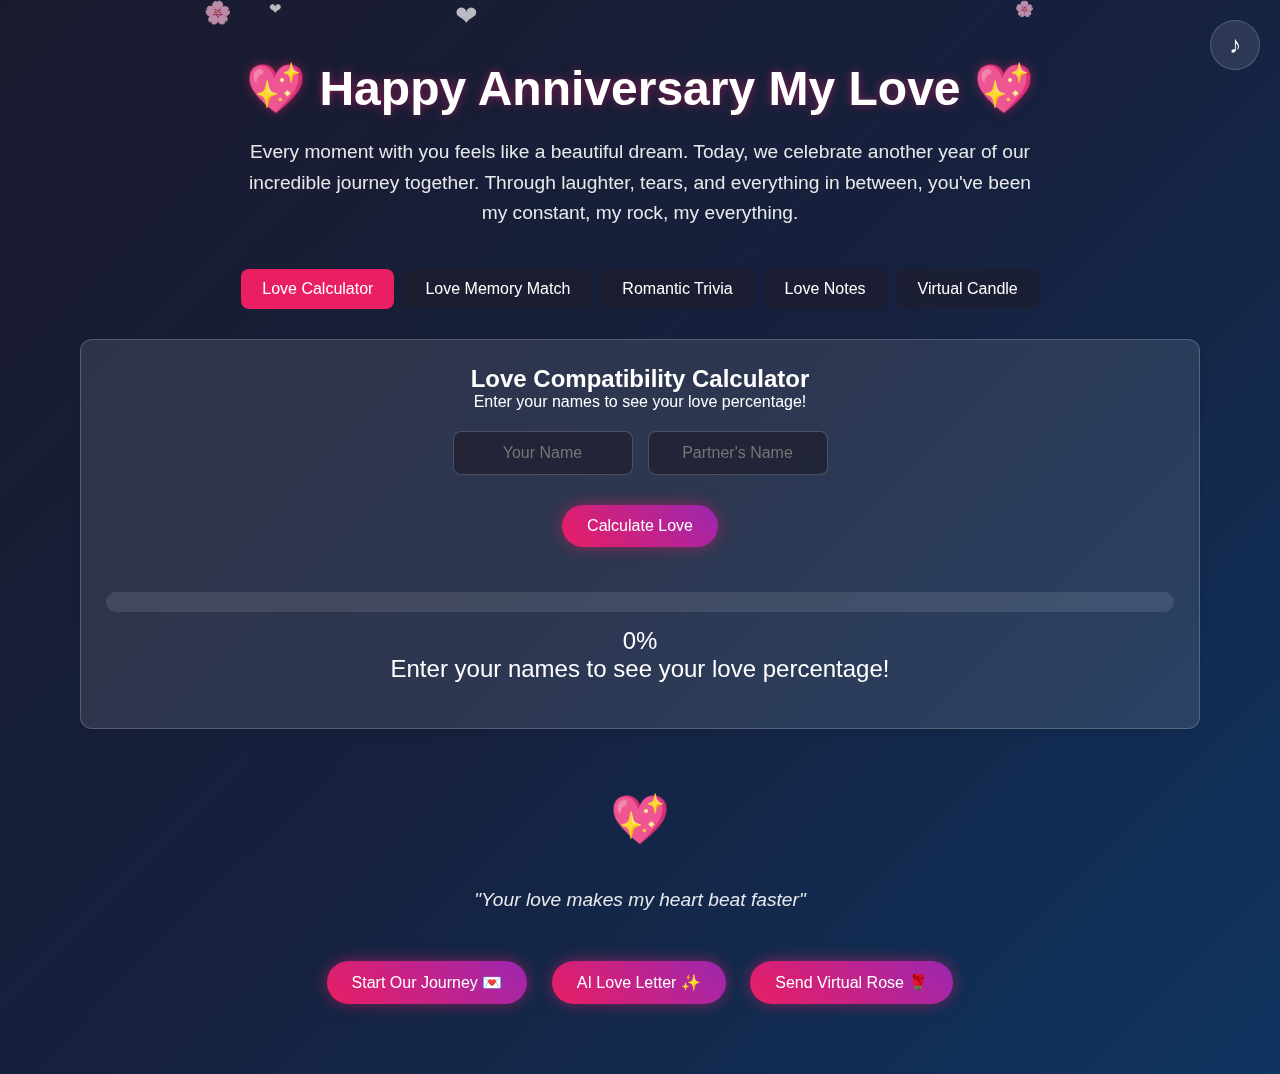
<file: index.html>
<!DOCTYPE html>
<html lang="en">
  <head>
    <meta charset="UTF-8" />
    <meta name="viewport" content="width=device-width, initial-scale=1.0" />
    <title>Our Anniversary - Enhanced</title>
    <style>
      :root {
        --primary-pink: #e91e63;
        --primary-purple: #9c27b0;
        --card-bg: rgba(255, 255, 255, 0.1);
        --card-border: rgba(255, 255, 255, 0.2);
        --light-text: #ffffff;
        --muted-text: rgba(255, 255, 255, 0.7);
        --shadow-subtle: 0 4px 6px rgba(0, 0, 0, 0.1);
        --shadow-elevated: 0 10px 20px rgba(0, 0, 0, 0.2);
        --transition: all 0.3s ease;
      }

      * {
        margin: 0;
        padding: 0;
        box-sizing: border-box;
        font-family: "Arial", sans-serif;
      }

      body {
        background: linear-gradient(135deg, #1a1a2e, #16213e, #0f3460);
        color: white;
        min-height: 100vh;
        overflow-x: hidden;
        position: relative;
      }

      #hearts-container,
      #petals-container {
        position: fixed;
        top: 0;
        left: 0;
        width: 100%;
        height: 100%;
        pointer-events: none;
        z-index: -1;
      }

      .heart,
      .petal {
        position: absolute;
        opacity: 0.7;
      }

      .container {
        max-width: 1200px;
        margin: 0 auto;
        padding: 20px;
      }

      .content {
        text-align: center;
        padding: 40px 20px;
      }

      h1 {
        font-size: 3rem;
        margin-bottom: 20px;
        text-shadow: 0 0 10px rgba(233, 30, 99, 0.5);
        animation: pulse 2s infinite;
      }

      @keyframes pulse {
        0% {
          transform: scale(1);
        }
        50% {
          transform: scale(1.05);
        }
        100% {
          transform: scale(1);
        }
      }

      .intro-text {
        font-size: 1.2rem;
        max-width: 800px;
        margin: 0 auto 40px;
        line-height: 1.6;
        opacity: 0.9;
      }

      .btn {
        padding: 12px 25px;
        background: linear-gradient(
          45deg,
          var(--primary-pink),
          var(--primary-purple)
        );
        border: none;
        border-radius: 50px;
        color: white;
        font-size: 1rem;
        cursor: pointer;
        transition: var(--transition);
        margin: 10px;
        text-decoration: none;
        display: inline-block;
      }

      .btn:hover {
        transform: translateY(-3px);
        box-shadow: 0 5px 15px rgba(233, 30, 99, 0.4);
      }

      .glow-btn {
        box-shadow: 0 0 15px rgba(233, 30, 99, 0.5);
      }

      .feature-buttons {
        margin-top: 40px;
      }

      /* Heartbeat Visualization */
      #heartbeat-container {
        margin: 40px auto;
        text-align: center;
      }

      .heartbeat-visual {
        position: relative;
        width: 100px;
        height: 100px;
        margin: 0 auto 20px;
      }

      .pulse-ring {
        position: absolute;
        top: 0;
        left: 0;
        width: 100%;
        height: 100%;
        border: 2px solid var(--primary-pink);
        border-radius: 50%;
        animation: pulse-ring 2s infinite;
        opacity: 0;
      }

      .pulse-ring:nth-child(2) {
        animation-delay: 0.5s;
      }

      .pulse-ring:nth-child(3) {
        animation-delay: 1s;
      }

      @keyframes pulse-ring {
        0% {
          transform: scale(0.8);
          opacity: 1;
        }
        100% {
          transform: scale(1.5);
          opacity: 0;
        }
      }

      .heart-icon {
        font-size: 3rem;
        position: absolute;
        top: 50%;
        left: 50%;
        transform: translate(-50%, -50%);
        animation: heartbeat 1.5s infinite;
      }

      @keyframes heartbeat {
        0% {
          transform: translate(-50%, -50%) scale(1);
        }
        50% {
          transform: translate(-50%, -50%) scale(1.1);
        }
        100% {
          transform: translate(-50%, -50%) scale(1);
        }
      }

      .quote-text {
        font-style: italic;
        font-size: 1.2rem;
        margin-top: 10px;
        opacity: 0.9;
      }

      /* Music Controls */
      #music-controls {
        position: fixed;
        top: 20px;
        right: 20px;
        z-index: 100;
      }

      #music-toggle {
        width: 50px;
        height: 50px;
        border-radius: 50%;
        background: var(--card-bg);
        border: 1px solid var(--card-border);
        color: white;
        font-size: 1.5rem;
        cursor: pointer;
        transition: var(--transition);
      }

      #music-toggle:hover {
        background: rgba(255, 255, 255, 0.2);
      }

      /* Confetti Canvas */
      #confetti-canvas {
        position: fixed;
        top: 0;
        left: 0;
        width: 100%;
        height: 100%;
        pointer-events: none;
        z-index: 999;
      }

      /* Modals */
      .modal {
        display: none;
        position: fixed;
        top: 0;
        left: 0;
        width: 100%;
        height: 100%;
        background: rgba(0, 0, 0, 0.8);
        z-index: 1000;
        justify-content: center;
        align-items: center;
      }

      .modal-content {
        background: var(--card-bg);
        padding: 30px;
        border-radius: 12px;
        width: 90%;
        max-width: 500px;
        box-shadow: var(--shadow-elevated);
        border: 1px solid var(--card-border);
        text-align: center;
      }

      .close {
        position: absolute;
        top: 10px;
        right: 15px;
        font-size: 1.5rem;
        cursor: pointer;
      }

      /* Love Calculator Styles */
      .love-calculator {
        background: var(--card-bg);
        padding: 25px;
        border-radius: 12px;
        margin: 20px 0;
        text-align: center;
        box-shadow: var(--shadow-subtle);
        border: 1px solid var(--card-border);
      }

      .love-inputs {
        display: flex;
        gap: 15px;
        justify-content: center;
        margin: 20px 0;
        flex-wrap: wrap;
      }

      .love-inputs input {
        padding: 12px 15px;
        border-radius: 8px;
        border: 1px solid var(--card-border);
        background: rgba(30, 30, 45, 0.7);
        color: var(--light-text);
        font-size: 1rem;
        width: 180px;
        text-align: center;
      }

      .love-result {
        font-size: 1.5rem;
        margin: 20px 0;
        min-height: 60px;
        display: flex;
        align-items: center;
        justify-content: center;
        flex-direction: column;
      }

      .love-meter {
        width: 100%;
        height: 20px;
        background: rgba(255, 255, 255, 0.1);
        border-radius: 10px;
        margin: 15px 0;
        overflow: hidden;
      }

      .love-fill {
        height: 100%;
        background: linear-gradient(
          90deg,
          var(--primary-pink),
          var(--primary-purple)
        );
        border-radius: 10px;
        transition: width 1s ease;
        width: 0%;
      }

      /* Digital Love Notes Styles */
      .notes-container {
        display: grid;
        grid-template-columns: repeat(auto-fill, minmax(250px, 1fr));
        gap: 20px;
        margin: 30px 0;
      }

      .love-note {
        background: linear-gradient(135deg, #ff9ec6, #c084fc);
        padding: 20px;
        border-radius: 8px;
        min-height: 150px;
        display: flex;
        flex-direction: column;
        box-shadow: var(--shadow-subtle);
        position: relative;
        cursor: pointer;
        transition: var(--transition);
      }

      .love-note:hover {
        transform: translateY(-5px);
        box-shadow: var(--shadow-elevated);
      }

      .note-content {
        flex-grow: 1;
        color: white;
        font-weight: 500;
      }

      .note-date {
        font-size: 0.8rem;
        opacity: 0.8;
        margin-top: 10px;
      }

      .add-note {
        background: rgba(255, 255, 255, 0.1);
        display: flex;
        align-items: center;
        justify-content: center;
        font-size: 2rem;
        color: rgba(255, 255, 255, 0.7);
      }

      .note-modal {
        display: none;
        position: fixed;
        top: 0;
        left: 0;
        width: 100%;
        height: 100%;
        background: rgba(0, 0, 0, 0.8);
        z-index: 1000;
        justify-content: center;
        align-items: center;
      }

      .note-modal-content {
        background: var(--card-bg);
        padding: 30px;
        border-radius: 12px;
        width: 90%;
        max-width: 500px;
        box-shadow: var(--shadow-elevated);
        border: 1px solid var(--card-border);
      }

      .note-modal textarea {
        width: 100%;
        height: 150px;
        background: rgba(30, 30, 45, 0.7);
        border: 1px solid var(--card-border);
        border-radius: 8px;
        padding: 15px;
        color: var(--light-text);
        font-size: 1rem;
        margin: 15px 0;
        resize: vertical;
      }

      /* Virtual Candle Styles */
      .candle-container {
        background: var(--card-bg);
        padding: 25px;
        border-radius: 12px;
        margin: 20px 0;
        text-align: center;
        box-shadow: var(--shadow-subtle);
        border: 1px solid var(--card-border);
      }

      .candle {
        width: 60px;
        height: 120px;
        margin: 0 auto 30px;
        position: relative;
      }

      .candle-body {
        width: 100%;
        height: 100%;
        background: linear-gradient(to right, #f0f0f5, #e0e0e5, #f0f0f5);
        border-radius: 5px;
        position: relative;
        box-shadow: inset 0 0 10px rgba(0, 0, 0, 0.1);
      }

      .candle-wick {
        width: 4px;
        height: 15px;
        background: #333;
        position: absolute;
        top: -15px;
        left: 50%;
        transform: translateX(-50%);
      }

      .candle-flame {
        width: 20px;
        height: 40px;
        background: linear-gradient(to bottom, #ff9900, #ff5500, #ff0000);
        border-radius: 50% 50% 20% 20%;
        position: absolute;
        top: -55px;
        left: 50%;
        transform: translateX(-50%);
        animation: flicker 2s infinite alternate;
        box-shadow: 0 0 20px #ff5500, 0 0 40px #ff0000;
      }

      @keyframes flicker {
        0%,
        100% {
          transform: translateX(-50%) scale(1);
        }
        25% {
          transform: translateX(-52%) scale(1.05);
        }
        50% {
          transform: translateX(-48%) scale(0.95);
        }
        75% {
          transform: translateX(-51%) scale(1.02);
        }
      }

      .candle-message {
        margin-top: 20px;
        font-style: italic;
        color: var(--muted-text);
      }

      /* Feature Navigation */
      .feature-nav {
        display: flex;
        justify-content: center;
        gap: 10px;
        margin: 30px 0;
        flex-wrap: wrap;
      }

      .feature-nav-btn {
        padding: 10px 20px;
        background: rgba(30, 30, 45, 0.7);
        border-radius: 8px;
        cursor: pointer;
        transition: var(--transition);
        border: 1px solid transparent;
      }

      .feature-nav-btn:hover {
        background: rgba(40, 40, 60, 0.9);
      }

      .feature-nav-btn.active {
        background: var(--primary-pink);
      }

      /* Feature Sections */
      .feature-section {
        display: none;
      }

      .feature-section.active {
        display: block;
        animation: fadeInElegant 0.5s;
      }

      @keyframes fadeInElegant {
        from {
          opacity: 0;
          transform: translateY(20px);
        }
        to {
          opacity: 1;
          transform: translateY(0);
        }
      }

      /* Love Memory Match Game Styles - FIXED */
      .memory-game-container {
        background: var(--card-bg);
        padding: 25px;
        border-radius: 12px;
        margin: 20px 0;
        box-shadow: var(--shadow-subtle);
        border: 1px solid var(--card-border);
      }

      .memory-game-header {
        display: flex;
        justify-content: space-between;
        align-items: center;
        margin-bottom: 20px;
        flex-wrap: wrap;
        gap: 10px;
      }

      .memory-stats {
        display: flex;
        gap: 15px;
      }

      .stat {
        background: rgba(30, 30, 45, 0.7);
        padding: 8px 15px;
        border-radius: 8px;
        font-size: 0.9rem;
      }

      .memory-grid {
        display: grid;
        grid-template-columns: repeat(4, 1fr);
        gap: 10px;
        margin: 20px 0;
      }

      @media (min-width: 768px) {
        .memory-grid {
          grid-template-columns: repeat(6, 1fr);
        }
      }

      .memory-card {
        aspect-ratio: 1;
        border-radius: 8px;
        cursor: pointer;
        transition: var(--transition);
        transform-style: preserve-3d;
        position: relative;
        transform: rotateY(0deg); /* Start with back visible */
      }

      .memory-card.flipped {
        transform: rotateY(180deg); /* Flip to show front */
      }

      .memory-card.matched {
        cursor: default;
        opacity: 0.7;
      }

      .memory-card .card-front,
      .memory-card .card-back {
        position: absolute;
        width: 100%;
        height: 100%;
        display: flex;
        align-items: center;
        justify-content: center;
        border-radius: 8px;
        backface-visibility: hidden;
      }

      .memory-card .card-front {
        background: linear-gradient(
          135deg,
          var(--primary-pink),
          var(--primary-purple)
        );
        transform: rotateY(180deg);
        font-size: 2rem;
      }

      .memory-card .card-back {
        background: rgba(30, 30, 45, 0.9);
        font-size: 1.5rem;
      }

      /* Romantic Trivia Game Styles */
      .trivia-game-container {
        background: var(--card-bg);
        padding: 25px;
        border-radius: 12px;
        margin: 20px 0;
        box-shadow: var(--shadow-subtle);
        border: 1px solid var(--card-border);
      }

      .trivia-header {
        display: flex;
        justify-content: space-between;
        align-items: center;
        margin-bottom: 20px;
        flex-wrap: wrap;
        gap: 10px;
      }

      .trivia-stats {
        display: flex;
        gap: 15px;
      }

      .trivia-question {
        font-size: 1.2rem;
        margin-bottom: 20px;
        color: var(--light-text);
        min-height: 60px;
        display: flex;
        align-items: center;
        justify-content: center;
      }

      .trivia-options {
        display: grid;
        grid-template-columns: 1fr;
        gap: 12px;
        margin-bottom: 20px;
      }

      @media (min-width: 768px) {
        .trivia-options {
          grid-template-columns: 1fr 1fr;
        }
      }

      .trivia-option {
        padding: 15px;
        background: rgba(30, 30, 45, 0.7);
        border-radius: 8px;
        cursor: pointer;
        transition: var(--transition);
        border: 1px solid transparent;
        text-align: left;
      }

      .trivia-option:hover {
        background: rgba(40, 40, 60, 0.9);
        border-color: var(--primary-pink);
      }

      .trivia-option.selected {
        background: rgba(233, 30, 99, 0.2);
        border-color: var(--primary-pink);
      }

      .trivia-option.correct {
        background: rgba(76, 175, 80, 0.3);
        border-color: #4caf50;
      }

      .trivia-option.incorrect {
        background: rgba(244, 67, 54, 0.3);
        border-color: #f44336;
      }

      .trivia-result {
        text-align: center;
        font-size: 1.3rem;
        margin-top: 20px;
        min-height: 60px;
        display: flex;
        align-items: center;
        justify-content: center;
        flex-direction: column;
      }

      /* Virtual Rose Modal Styles - NEW */
      #virtual-rose-container {
        display: none;
        position: fixed;
        top: 0;
        left: 0;
        width: 100%;
        height: 100%;
        background: rgba(0, 0, 0, 0.8);
        z-index: 1000;
        justify-content: center;
        align-items: center;
      }

      .rose-modal-content {
        background: var(--card-bg);
        padding: 40px;
        border-radius: 12px;
        width: 90%;
        max-width: 500px;
        box-shadow: var(--shadow-elevated);
        border: 1px solid var(--card-border);
        text-align: center;
        position: relative;
      }

      .close-rose {
        position: absolute;
        top: 15px;
        right: 20px;
        font-size: 1.5rem;
        cursor: pointer;
        color: var(--light-text);
      }

      .close-rose:hover {
        color: var(--primary-pink);
      }

      #rose-3d {
        font-size: 8rem;
        margin: 20px 0;
        animation: rotateRose 5s infinite linear;
        text-shadow: 0 0 20px rgba(233, 30, 99, 0.7);
      }

      @keyframes rotateRose {
        0% {
          transform: rotateY(0deg);
        }
        100% {
          transform: rotateY(360deg);
        }
      }

      .rose-message {
        font-size: 1.3rem;
        margin: 20px 0;
        color: var(--light-text);
        font-style: italic;
      }

      .rose-controls {
        margin-top: 20px;
      }

      /* Responsive adjustments */
      @media (max-width: 768px) {
        h1 {
          font-size: 2rem;
        }

        .intro-text {
          font-size: 1rem;
        }

        .love-inputs {
          flex-direction: column;
          align-items: center;
        }

        .feature-nav {
          gap: 5px;
        }

        .feature-nav-btn {
          padding: 8px 15px;
          font-size: 0.9rem;
        }

        .memory-grid {
          grid-template-columns: repeat(3, 1fr);
        }

        #rose-3d {
          font-size: 5rem;
        }
      }
    </style>
  </head>
  <body>
    <!-- Background animations -->
    <div id="hearts-container"></div>
    <div id="petals-container"></div>

    <!-- Music controls -->
    <div id="music-controls">
      <button id="music-toggle">♪</button>
      <audio id="background-music" loop>
        <source src="assets/music/romantic.mp3" type="audio/mpeg" />
      </audio>
    </div>

    <!-- Confetti canvas -->
    <canvas id="confetti-canvas"></canvas>

    <!-- Main content -->
    <div class="container">
      <div class="content">
        <h1 id="animated-heading">💖 Happy Anniversary My Love 💖</h1>
        <p class="intro-text slide-up">
          Every moment with you feels like a beautiful dream. Today, we
          celebrate another year of our incredible journey together. Through
          laughter, tears, and everything in between, you've been my constant,
          my rock, my everything.
        </p>

        <!-- New Feature Navigation -->
        <div class="feature-nav">
          <div class="feature-nav-btn active" data-feature="love-calculator">
            Love Calculator
          </div>
          <div class="feature-nav-btn" data-feature="memory-game">
            Love Memory Match
          </div>
          <div class="feature-nav-btn" data-feature="trivia-game">
            Romantic Trivia
          </div>
          <div class="feature-nav-btn" data-feature="love-notes">
            Love Notes
          </div>
          <div class="feature-nav-btn" data-feature="candle">
            Virtual Candle
          </div>
        </div>

        <!-- New Features Sections -->

        <!-- Love Calculator -->
        <div id="love-calculator" class="feature-section active">
          <div class="love-calculator">
            <h2>Love Compatibility Calculator</h2>
            <p>Enter your names to see your love percentage!</p>

            <div class="love-inputs">
              <input type="text" id="name1" placeholder="Your Name" />
              <input type="text" id="name2" placeholder="Partner's Name" />
            </div>

            <button id="calculate-love" class="btn glow-btn">
              Calculate Love
            </button>

            <div class="love-result">
              <div class="love-meter">
                <div class="love-fill" id="love-fill"></div>
              </div>
              <div id="love-percentage">0%</div>
              <div id="love-message"></div>
            </div>
          </div>
        </div>

        <!-- Love Memory Match Game -->
        <div id="memory-game" class="feature-section">
          <div class="memory-game-container">
            <div class="memory-game-header">
              <h2>Love Memory Match</h2>
              <div class="memory-stats">
                <div class="stat">Moves: <span id="move-count">0</span></div>
                <div class="stat">
                  Matches: <span id="match-count">0</span>/8
                </div>
                <div class="stat">Time: <span id="time-count">0</span>s</div>
              </div>
            </div>
            <p>Match the romantic symbols to win the game!</p>
            <div class="memory-grid" id="memory-grid">
              <!-- Cards will be populated by JavaScript -->
            </div>
            <button id="reset-memory" class="btn glow-btn">Reset Game</button>
          </div>
        </div>

        <!-- Romantic Trivia Game -->
        <div id="trivia-game" class="feature-section">
          <div class="trivia-game-container">
            <div class="trivia-header">
              <h2>Romantic Trivia</h2>
              <div class="trivia-stats">
                <div class="stat">Score: <span id="score-count">0</span></div>
                <div class="stat">
                  Question: <span id="question-count">1</span>/5
                </div>
              </div>
            </div>
            <div class="trivia-question" id="trivia-question">
              Question will appear here
            </div>
            <div class="trivia-options" id="trivia-options">
              <!-- Options will be populated by JavaScript -->
            </div>
            <button id="next-trivia" class="btn glow-btn" style="display: none">
              Next Question
            </button>
            <div class="trivia-result" id="trivia-result"></div>
          </div>
        </div>

        <!-- Digital Love Notes -->
        <div id="love-notes" class="feature-section">
          <div class="notes-container" id="notes-container">
            <!-- Notes will be populated by JavaScript -->
            <div class="love-note add-note" id="add-note">+</div>
          </div>

          <!-- Note Modal -->
          <div class="note-modal" id="note-modal">
            <div class="note-modal-content">
              <h3>Add a Love Note</h3>
              <textarea
                id="note-text"
                placeholder="Write your love note here..."
              ></textarea>
              <div style="display: flex; gap: 10px">
                <button id="save-note" class="btn glow-btn">Save Note</button>
                <button
                  id="cancel-note"
                  class="btn"
                  style="background: rgba(255, 255, 255, 0.1)"
                >
                  Cancel
                </button>
              </div>
            </div>
          </div>
        </div>

        <!-- Virtual Candle -->
        <div id="candle" class="feature-section">
          <div class="candle-container">
            <h2>Light a Candle of Love</h2>
            <div class="candle">
              <div class="candle-body"></div>
              <div class="candle-wick"></div>
              <div class="candle-flame" id="candle-flame"></div>
            </div>
            <button id="toggle-candle" class="btn glow-btn">
              Light Candle
            </button>
            <p class="candle-message" id="candle-message">
              Click to light our candle of eternal love
            </p>
          </div>
        </div>

        <!-- Existing Heartbeat Visualization -->
        <div id="heartbeat-container">
          <div class="heartbeat-visual">
            <div class="pulse-ring"></div>
            <div class="pulse-ring"></div>
            <div class="pulse-ring"></div>
            <div class="heart-icon">💖</div>
          </div>
          <div id="romantic-quote" class="quote-text">
            "Your love makes my heart beat faster"
          </div>
        </div>

        <div class="feature-buttons">
          <a href="gallery.html" class="btn glow-btn">Start Our Journey 💌</a>
          <button id="ai-letter-btn" class="btn glow-btn">
            AI Love Letter ✨
          </button>
          <button id="virtual-rose-btn" class="btn glow-btn">
            Send Virtual Rose 🌹
          </button>
        </div>
      </div>
    </div>

    <!-- Existing Modals -->
    <div id="ai-letter-modal" class="modal">
      <div class="modal-content">
        <span class="close">&times;</span>
        <h2>AI-Generated Love Letter</h2>
        <div id="ai-letter-content">
          <p>Click the button below to generate a beautiful love letter!</p>
        </div>
        <button id="generate-letter" class="btn glow-btn">
          Generate Love Letter
        </button>
      </div>
    </div>

    <!-- Virtual Rose Modal - FIXED -->
    <div id="virtual-rose-container" class="modal">
      <div class="rose-modal-content">
        <span class="close-rose">&times;</span>
        <div id="rose-3d">🌹</div>
        <div class="rose-message">
          This virtual rose symbolizes my eternal love for you!
        </div>
        <div class="rose-controls">
          <button id="send-rose" class="btn glow-btn">
            Send with Love Message
          </button>
        </div>
      </div>
    </div>

    <script>
      // Feature Navigation
      document.addEventListener("DOMContentLoaded", function () {
        const featureNavBtns = document.querySelectorAll(".feature-nav-btn");
        const featureSections = document.querySelectorAll(".feature-section");

        featureNavBtns.forEach((btn) => {
          btn.addEventListener("click", function () {
            const feature = this.getAttribute("data-feature");

            // Update active button
            featureNavBtns.forEach((b) => b.classList.remove("active"));
            this.classList.add("active");

            // Show corresponding section
            featureSections.forEach((section) => {
              section.classList.remove("active");
              if (section.id === feature) {
                section.classList.add("active");
              }
            });
          });
        });

        // Initialize all features
        initLoveCalculator();
        initMemoryGame();
        initTriviaGame();
        initLoveNotes();
        initVirtualCandle();
        initBackgroundEffects();
        initModals();
      });

      // Background Effects
      function initBackgroundEffects() {
        // Create floating hearts
        const heartsContainer = document.getElementById("hearts-container");
        for (let i = 0; i < 20; i++) {
          setTimeout(() => {
            createHeart();
          }, i * 500);
        }

        // Create falling petals
        const petalsContainer = document.getElementById("petals-container");
        for (let i = 0; i < 15; i++) {
          setTimeout(() => {
            createPetal();
          }, i * 700);
        }

        // Music controls
        const musicToggle = document.getElementById("music-toggle");
        const backgroundMusic = document.getElementById("background-music");

        musicToggle.addEventListener("click", function () {
          if (backgroundMusic.paused) {
            backgroundMusic.play();
            musicToggle.textContent = "♪";
          } else {
            backgroundMusic.pause();
            musicToggle.textContent = "♪";
          }
        });
      }

      function createHeart() {
        const heart = document.createElement("div");
        heart.classList.add("heart");
        heart.innerHTML = "❤";
        heart.style.left = Math.random() * 100 + "vw";
        heart.style.fontSize = Math.random() * 20 + 10 + "px";
        heart.style.animationDuration = Math.random() * 3 + 3 + "s";

        document.getElementById("hearts-container").appendChild(heart);

        // Remove heart after animation completes
        setTimeout(() => {
          heart.remove();
        }, 6000);

        // Create new heart periodically
        setTimeout(createHeart, Math.random() * 3000 + 2000);
      }

      function createPetal() {
        const petal = document.createElement("div");
        petal.classList.add("petal");
        petal.innerHTML = "🌸";
        petal.style.left = Math.random() * 100 + "vw";
        petal.style.fontSize = Math.random() * 15 + 10 + "px";
        petal.style.animation = `fall ${
          Math.random() * 5 + 5
        }s linear forwards`;

        document.getElementById("petals-container").appendChild(petal);

        // Remove petal after animation completes
        setTimeout(() => {
          petal.remove();
        }, 10000);

        // Create new petal periodically
        setTimeout(createPetal, Math.random() * 4000 + 3000);
      }

      // Love Calculator - FIXED to properly handle empty inputs on page load
      function initLoveCalculator() {
        const calculateBtn = document.getElementById("calculate-love");
        const name1Input = document.getElementById("name1");
        const name2Input = document.getElementById("name2");
        const loveFill = document.getElementById("love-fill");
        const lovePercentage = document.getElementById("love-percentage");
        const loveMessage = document.getElementById("love-message");

        // Clear inputs on page load
        name1Input.value = "";
        name2Input.value = "";
        loveFill.style.width = "0%";
        lovePercentage.textContent = "0%";
        loveMessage.textContent =
          "Enter your names to see your love percentage!";

        calculateBtn.addEventListener("click", function () {
          const name1 = name1Input.value.trim();
          const name2 = name2Input.value.trim();

          // Use default values if inputs are empty
          const displayName1 = name1 || "You";
          const displayName2 = name2 || "Your Partner";

          // Only save to localStorage if both names have actual content
          if (name1 && name2) {
            const results = { name1, name2 };
            localStorage.setItem(
              "loveCalculatorResults",
              JSON.stringify(results)
            );
          } else {
            // Clear localStorage if names are empty
            localStorage.removeItem("loveCalculatorResults");
          }

          updateLoveResult(displayName1, displayName2);
        });

        function updateLoveResult(name1, name2) {
          // Don't calculate if using default placeholder names
          if (name1 === "You" && name2 === "Your Partner") {
            loveFill.style.width = "0%";
            lovePercentage.textContent = "0%";
            loveMessage.textContent =
              "Enter your names to see your love percentage!";
            return;
          }

          // Deterministic algorithm based on names
          const calculatedPercentage = calculateLovePercentage(name1, name2);

          loveFill.style.width = `${calculatedPercentage}%`;
          lovePercentage.textContent = `${calculatedPercentage}%`;

          // Generate a romantic message based on percentage
          let message = "";
          if (calculatedPercentage >= 90) {
            message = `Wow! ${name1} and ${name2} are a perfect match! Your love is truly special.`;
          } else if (calculatedPercentage >= 80) {
            message = `Amazing! ${name1} and ${name2} have a strong connection that will last forever.`;
          } else if (calculatedPercentage >= 70) {
            message = `Great! ${name1} and ${name2} have a beautiful relationship full of love.`;
          } else {
            message = `Good! ${name1} and ${name2} have a loving bond that will grow stronger.`;
          }

          loveMessage.textContent = message;
        }

        function calculateLovePercentage(name1, name2) {
          // Create a consistent hash from the names
          const combined = (name1 + name2).toLowerCase().replace(/\s/g, "");
          let hash = 0;

          for (let i = 0; i < combined.length; i++) {
            const char = combined.charCodeAt(i);
            hash = (hash << 5) - hash + char;
            hash = hash & hash; // Convert to 32-bit integer
          }

          // Use the hash to generate a consistent percentage between 70-100%
          const percentage = 70 + (Math.abs(hash) % 31);
          return percentage;
        }
      }

      // Memory Game - FIXED with confetti on completion
      function initMemoryGame() {
        const memoryGrid = document.getElementById("memory-grid");
        const moveCount = document.getElementById("move-count");
        const matchCount = document.getElementById("match-count");
        const timeCount = document.getElementById("time-count");
        const resetBtn = document.getElementById("reset-memory");

        let moves = 0;
        let matches = 0;
        let timer = 0;
        let timerInterval;
        let flippedCards = [];
        let canFlip = true;

        // Romantic symbols for the game
        const symbols = ["💖", "💕", "💘", "💝", "💓", "💗", "💞", "💟"];
        const gameCards = [...symbols, ...symbols]; // Duplicate for matching

        // Shuffle function
        function shuffle(array) {
          for (let i = array.length - 1; i > 0; i--) {
            const j = Math.floor(Math.random() * (i + 1));
            [array[i], array[j]] = [array[j], array[i]];
          }
          return array;
        }

        // Initialize game
        function initGame() {
          // Clear the grid
          memoryGrid.innerHTML = "";
          moves = 0;
          matches = 0;
          timer = 0;
          flippedCards = [];
          canFlip = true;

          moveCount.textContent = moves;
          matchCount.textContent = matches;
          timeCount.textContent = timer;

          // Stop any existing timer
          if (timerInterval) clearInterval(timerInterval);

          // Start timer
          timerInterval = setInterval(() => {
            timer++;
            timeCount.textContent = timer;
          }, 1000);

          // Shuffle and create cards
          const shuffledCards = shuffle([...gameCards]);

          shuffledCards.forEach((symbol, index) => {
            const card = document.createElement("div");
            card.classList.add("memory-card");
            card.dataset.symbol = symbol;
            card.dataset.index = index;

            const cardFront = document.createElement("div");
            cardFront.classList.add("card-front");
            cardFront.textContent = symbol;

            const cardBack = document.createElement("div");
            cardBack.classList.add("card-back");
            cardBack.textContent = "?";

            card.appendChild(cardFront);
            card.appendChild(cardBack);

            card.addEventListener("click", flipCard);
            memoryGrid.appendChild(card);
          });
        }

        // Flip card function
        function flipCard() {
          if (!canFlip) return;
          if (this.classList.contains("flipped")) return;
          if (flippedCards.length >= 2) return;

          this.classList.add("flipped");
          flippedCards.push(this);

          if (flippedCards.length === 2) {
            canFlip = false;
            moves++;
            moveCount.textContent = moves;

            checkForMatch();
          }
        }

        // Check for match
        function checkForMatch() {
          const [card1, card2] = flippedCards;

          if (card1.dataset.symbol === card2.dataset.symbol) {
            // Match found
            card1.classList.add("matched");
            card2.classList.add("matched");
            matches++;
            matchCount.textContent = matches;

            flippedCards = [];
            canFlip = true;

            // Check for game completion
            if (matches === symbols.length) {
              clearInterval(timerInterval);
              setTimeout(() => {
                triggerConfetti();
                alert("Congratulations! You've matched all the symbols!");
              }, 500);
            }
          } else {
            // No match
            setTimeout(() => {
              card1.classList.remove("flipped");
              card2.classList.remove("flipped");
              flippedCards = [];
              canFlip = true;
            }, 1000);
          }
        }

        // Reset game
        resetBtn.addEventListener("click", initGame);

        // Initialize the game on page load
        initGame();
      }

      // Trivia Game - FIXED with confetti on completion
      function initTriviaGame() {
        const triviaQuestion = document.getElementById("trivia-question");
        const triviaOptions = document.getElementById("trivia-options");
        const scoreCount = document.getElementById("score-count");
        const questionCount = document.getElementById("question-count");
        const nextBtn = document.getElementById("next-trivia");
        const triviaResult = document.getElementById("trivia-result");

        let currentQuestion = 0;
        let score = 0;
        let selectedOption = null;

        // Romantic trivia questions
        const questions = [
          {
            question: "Which flower is most commonly associated with romance?",
            options: ["Tulip", "Rose", "Daisy", "Sunflower"],
            correct: 1,
          },
          {
            question: "What is the traditional gift for a 1st anniversary?",
            options: ["Paper", "Gold", "Silver", "Diamond"],
            correct: 0,
          },
          {
            question: "Which of these is a symbol of eternal love?",
            options: ["Infinity symbol", "Anchor", "Key", "Star"],
            correct: 0,
          },
          {
            question: "What is the most popular month for weddings?",
            options: ["June", "August", "September", "October"],
            correct: 0,
          },
          {
            question: "Which gemstone is associated with love and passion?",
            options: ["Ruby", "Sapphire", "Emerald", "Amethyst"],
            correct: 0,
          },
        ];

        // Initialize trivia game
        function initTrivia() {
          currentQuestion = 0;
          score = 0;
          selectedOption = null;

          scoreCount.textContent = score;
          questionCount.textContent = currentQuestion + 1;

          nextBtn.style.display = "none";
          triviaResult.textContent = "";

          loadQuestion();
        }

        // Load question
        function loadQuestion() {
          const question = questions[currentQuestion];
          triviaQuestion.textContent = question.question;

          // Clear options
          triviaOptions.innerHTML = "";

          // Create options
          question.options.forEach((option, index) => {
            const optionElement = document.createElement("div");
            optionElement.classList.add("trivia-option");
            optionElement.textContent = option;
            optionElement.dataset.index = index;

            optionElement.addEventListener("click", selectOption);
            triviaOptions.appendChild(optionElement);
          });
        }

        // Select option
        function selectOption() {
          if (selectedOption !== null) return;

          selectedOption = parseInt(this.dataset.index);
          this.classList.add("selected");

          // Check answer
          const isCorrect =
            selectedOption === questions[currentQuestion].correct;

          if (isCorrect) {
            score++;
            scoreCount.textContent = score;
            this.classList.add("correct");
          } else {
            this.classList.add("incorrect");
            // Highlight correct answer
            triviaOptions.children[
              questions[currentQuestion].correct
            ].classList.add("correct");
          }

          // Show next button
          nextBtn.style.display = "block";
        }

        // Next question
        nextBtn.addEventListener("click", function () {
          currentQuestion++;

          if (currentQuestion < questions.length) {
            questionCount.textContent = currentQuestion + 1;
            selectedOption = null;
            nextBtn.style.display = "none";
            triviaResult.textContent = "";
            loadQuestion();
          } else {
            // Game completed
            triviaQuestion.textContent = "Quiz Completed!";
            triviaOptions.innerHTML = "";
            nextBtn.style.display = "none";

            // Show results
            const percentage = (score / questions.length) * 100;
            triviaResult.innerHTML = `
              <p>Your Score: ${score}/${questions.length}</p>
              <p>${
                percentage >= 80
                  ? "Excellent! You're a romantic expert!"
                  : percentage >= 60
                  ? "Great job! You know your romance!"
                  : "Good effort! Keep learning about love!"
              }</p>
            `;

            // Trigger confetti for good scores
            if (percentage >= 60) {
              triggerConfetti();
            }
          }
        });

        // Initialize the trivia game
        initTrivia();
      }

      // Love Notes - FIXED with localStorage
      function initLoveNotes() {
        const notesContainer = document.getElementById("notes-container");
        const addNoteBtn = document.getElementById("add-note");
        const noteModal = document.getElementById("note-modal");
        const saveNoteBtn = document.getElementById("save-note");
        const cancelNoteBtn = document.getElementById("cancel-note");
        const noteText = document.getElementById("note-text");

        // Load notes from localStorage
        let notes = JSON.parse(localStorage.getItem("loveNotes")) || [];

        // Display notes
        function displayNotes() {
          // Clear container except for add button
          notesContainer.innerHTML = "";

          notes.forEach((note, index) => {
            const noteElement = document.createElement("div");
            noteElement.classList.add("love-note");
            noteElement.innerHTML = `
              <div class="note-content">${note.text}</div>
              <div class="note-date">${note.date}</div>
              <button class="delete-note" data-index="${index}">×</button>
            `;

            // Add delete functionality
            const deleteBtn = noteElement.querySelector(".delete-note");
            deleteBtn.addEventListener("click", function (e) {
              e.stopPropagation();
              deleteNote(index);
            });

            // Add edit functionality on click
            noteElement.addEventListener("click", function () {
              editNote(index);
            });

            notesContainer.appendChild(noteElement);
          });

          // Add the add button at the end
          notesContainer.appendChild(addNoteBtn);
        }

        // Add new note
        addNoteBtn.addEventListener("click", function () {
          noteText.value = "";
          noteModal.style.display = "flex";
        });

        // Save note
        saveNoteBtn.addEventListener("click", function () {
          const text = noteText.value.trim();
          if (text) {
            const newNote = {
              text: text,
              date: new Date().toLocaleDateString(),
            };

            // Check if we're editing an existing note
            const editingIndex = saveNoteBtn.dataset.editingIndex;
            if (editingIndex !== undefined) {
              notes[editingIndex] = newNote;
              delete saveNoteBtn.dataset.editingIndex;
            } else {
              notes.push(newNote);
            }

            // Save to localStorage
            localStorage.setItem("loveNotes", JSON.stringify(notes));

            // Update display and close modal
            displayNotes();
            noteModal.style.display = "none";
          }
        });

        // Cancel note
        cancelNoteBtn.addEventListener("click", function () {
          noteModal.style.display = "none";
          delete saveNoteBtn.dataset.editingIndex;
        });

        // Delete note
        function deleteNote(index) {
          if (confirm("Are you sure you want to delete this note?")) {
            notes.splice(index, 1);
            localStorage.setItem("loveNotes", JSON.stringify(notes));
            displayNotes();
          }
        }

        // Edit note
        function editNote(index) {
          const note = notes[index];
          noteText.value = note.text;
          saveNoteBtn.dataset.editingIndex = index;
          noteModal.style.display = "flex";
        }

        // Initialize notes display
        displayNotes();
      }

      // Virtual Candle
      function initVirtualCandle() {
        const toggleCandleBtn = document.getElementById("toggle-candle");
        const candleFlame = document.getElementById("candle-flame");
        const candleMessage = document.getElementById("candle-message");

        let isLit = false;

        // Load candle state from localStorage
        const savedState = localStorage.getItem("candleLit");
        if (savedState === "true") {
          isLit = true;
          candleFlame.style.display = "block";
          toggleCandleBtn.textContent = "Blow Out Candle";
          candleMessage.textContent = "Our love burns bright and eternal";
        }

        toggleCandleBtn.addEventListener("click", function () {
          isLit = !isLit;

          if (isLit) {
            candleFlame.style.display = "block";
            toggleCandleBtn.textContent = "Blow Out Candle";
            candleMessage.textContent = "Our love burns bright and eternal";
          } else {
            candleFlame.style.display = "none";
            toggleCandleBtn.textContent = "Light Candle";
            candleMessage.textContent =
              "Click to light our candle of eternal love";
          }

          // Save state to localStorage
          localStorage.setItem("candleLit", isLit.toString());
        });
      }

      // Modals
      function initModals() {
        // AI Love Letter Modal
        const aiLetterBtn = document.getElementById("ai-letter-btn");
        const aiLetterModal = document.getElementById("ai-letter-modal");
        const closeModal = document.querySelector(".close");
        const generateLetterBtn = document.getElementById("generate-letter");
        const aiLetterContent = document.getElementById("ai-letter-content");

        aiLetterBtn.addEventListener("click", function () {
          aiLetterModal.style.display = "flex";
        });

        closeModal.addEventListener("click", function () {
          aiLetterModal.style.display = "none";
        });

        generateLetterBtn.addEventListener("click", function () {
          // Simple AI love letter generation
          const letters = [
            "My dearest love, every moment with you feels like a beautiful dream. Your smile lights up my world and your laughter is the sweetest melody to my ears. I cherish every second we spend together and look forward to a lifetime of creating beautiful memories with you.",

            "To the one who holds my heart, being with you has shown me what true love means. Your kindness, your passion, and your unwavering support make me a better person. I fall more in love with you each day, and I'm grateful for every moment we share.",

            "My beloved, from the moment we met, I knew there was something special about you. Our journey together has been filled with laughter, joy, and an unbreakable bond. You are my everything, and I promise to love you today, tomorrow, and forever.",
          ];

          const randomLetter =
            letters[Math.floor(Math.random() * letters.length)];
          aiLetterContent.innerHTML = `<p style="font-style: italic; line-height: 1.6;">${randomLetter}</p>`;
        });

        // Virtual Rose Modal
        const virtualRoseBtn = document.getElementById("virtual-rose-btn");
        const virtualRoseContainer = document.getElementById(
          "virtual-rose-container"
        );
        const closeRose = document.querySelector(".close-rose");
        const sendRoseBtn = document.getElementById("send-rose");

        virtualRoseBtn.addEventListener("click", function () {
          virtualRoseContainer.style.display = "flex";
        });

        closeRose.addEventListener("click", function () {
          virtualRoseContainer.style.display = "none";
        });

        sendRoseBtn.addEventListener("click", function () {
          alert("🌹 Your virtual rose has been sent with a loving message! 🌹");
          virtualRoseContainer.style.display = "none";
          triggerConfetti();
        });

        // Close modals when clicking outside
        window.addEventListener("click", function (event) {
          if (event.target === aiLetterModal) {
            aiLetterModal.style.display = "none";
          }
          if (event.target === virtualRoseContainer) {
            virtualRoseContainer.style.display = "none";
          }
        });
      }

      // Confetti Effect - NEW
      function triggerConfetti() {
        const canvas = document.getElementById("confetti-canvas");
        const ctx = canvas.getContext("2d");

        // Set canvas size
        canvas.width = window.innerWidth;
        canvas.height = window.innerHeight;

        const confettiPieces = [];
        const confettiColors = [
          "#f44336",
          "#e91e63",
          "#9c27b0",
          "#673ab7",
          "#3f51b5",
          "#2196f3",
          "#03a9f4",
          "#00bcd4",
          "#009688",
          "#4CAF50",
        ];

        // Create confetti pieces
        for (let i = 0; i < 150; i++) {
          confettiPieces.push({
            x: Math.random() * canvas.width,
            y: Math.random() * canvas.height - canvas.height,
            size: Math.random() * 10 + 5,
            color:
              confettiColors[Math.floor(Math.random() * confettiColors.length)],
            speed: Math.random() * 3 + 2,
            rotation: Math.random() * 360,
            rotationSpeed: Math.random() * 10 - 5,
          });
        }

        // Animation function
        function animateConfetti() {
          ctx.clearRect(0, 0, canvas.width, canvas.height);

          let activePieces = 0;

          confettiPieces.forEach((piece) => {
            piece.y += piece.speed;
            piece.x += Math.sin(piece.y * 0.01) * 0.5; // Slight horizontal movement
            piece.rotation += piece.rotationSpeed;

            if (piece.y < canvas.height) {
              activePieces++;

              ctx.save();
              ctx.translate(piece.x, piece.y);
              ctx.rotate((piece.rotation * Math.PI) / 180);

              ctx.fillStyle = piece.color;
              ctx.fillRect(
                -piece.size / 2,
                -piece.size / 2,
                piece.size,
                piece.size
              );

              ctx.restore();
            }
          });

          if (activePieces > 0) {
            requestAnimationFrame(animateConfetti);
          } else {
            // Clear canvas when animation is complete
            ctx.clearRect(0, 0, canvas.width, canvas.height);
          }
        }

        animateConfetti();
      }

      // Add CSS for confetti animation
      const confettiStyles = document.createElement("style");
      confettiStyles.textContent = `
        @keyframes fall {
          to {
            transform: translateY(100vh);
          }
        }
      `;
      document.head.appendChild(confettiStyles);
    </script>
  </body>
</html>
</file>
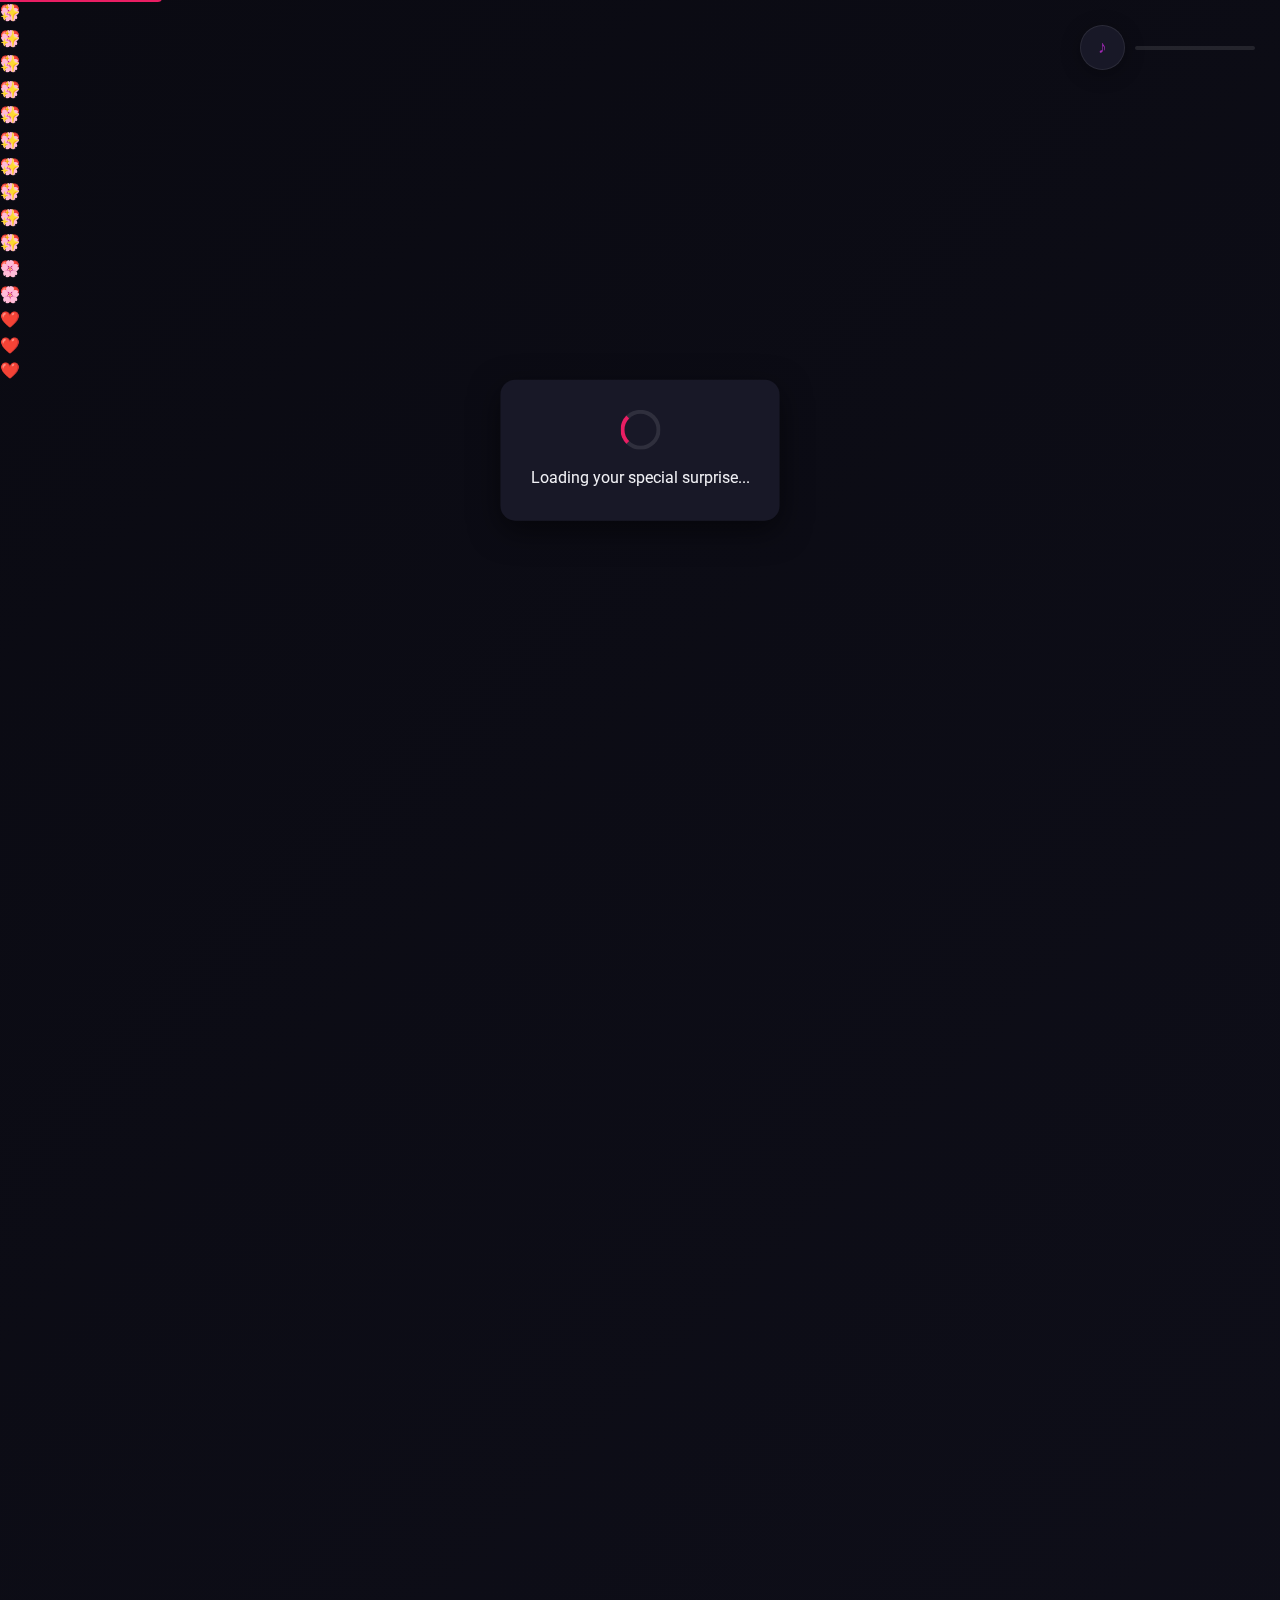
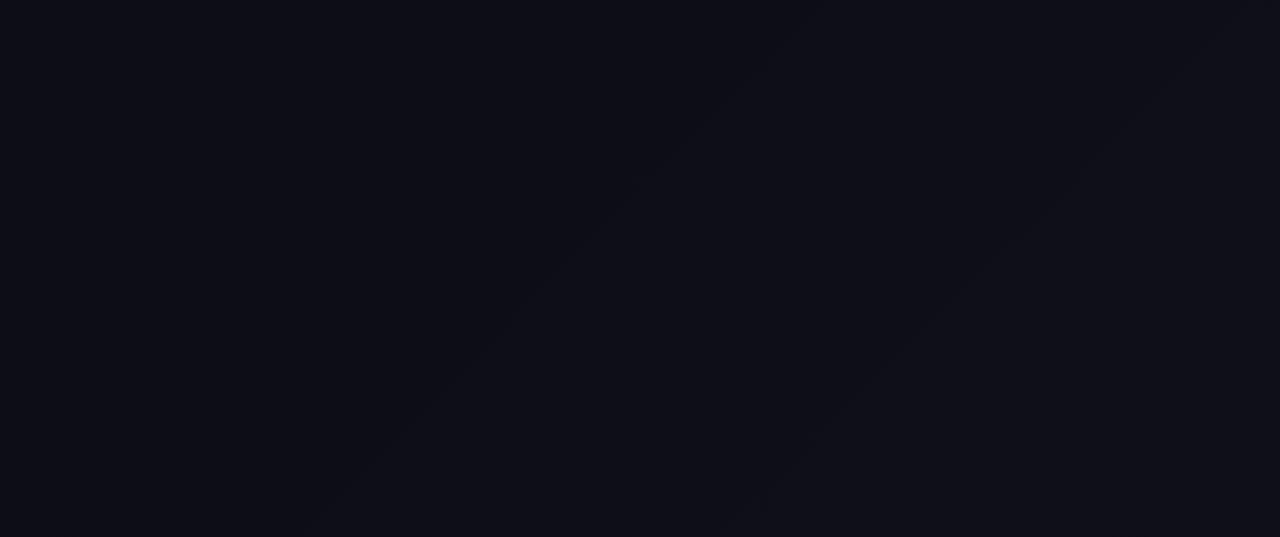
<file: surprise.html>
<!DOCTYPE html>
<html lang="en">
  <head>
    <meta charset="UTF-8" />
    <meta name="viewport" content="width=device-width, initial-scale=1.0" />
    <title>A Special Surprise</title>
    <meta
      name="description"
      content="A special romantic surprise with heartfelt messages"
    />
    <link
      href="https://fonts.googleapis.com/css2?family=Great+Vibes&family=Roboto:wght@300;400;500&family=Dancing+Script:wght@500;700&display=swap"
      rel="stylesheet"
    />
    <style>
      * {
        margin: 0;
        padding: 0;
        box-sizing: border-box;
      }

      :root {
        --primary-pink: #e91e63;
        --primary-purple: #9c27b0;
        --accent-gold: #ffd700;
        --accent-teal: #00e5ff;
        --dark-bg: #0f0f1a;
        --darker-bg: #0a0a12;
        --card-bg: rgba(25, 25, 40, 0.95);
        --card-border: rgba(255, 255, 255, 0.08);
        --light-text: #f0f0f5;
        --muted-text: #a0a0c0;
        --transition: all 0.4s cubic-bezier(0.25, 0.46, 0.45, 0.94);
        --shadow-subtle: 0 4px 20px rgba(0, 0, 0, 0.3);
        --shadow-elevated: 0 10px 30px rgba(0, 0, 0, 0.5);
        --glow-pink: 0 0 15px rgba(233, 30, 99, 0.5);
        --glow-purple: 0 0 15px rgba(156, 39, 176, 0.5);
        --glow-teal: 0 0 15px rgba(0, 229, 255, 0.5);
      }

      body {
        font-family: "Roboto", sans-serif;
        background: linear-gradient(
          135deg,
          var(--darker-bg) 0%,
          var(--dark-bg) 100%
        );
        min-height: 100vh;
        color: var(--light-text);
        overflow-x: hidden;
        position: relative;
        line-height: 1.6;
        opacity: 0;
        transition: opacity 0.5s ease;
      }

      h1,
      h2,
      h3 {
        font-family: "Great Vibes", cursive;
        font-weight: 600;
        letter-spacing: 0.5px;
      }

      /* Focus styles for accessibility */
      button:focus-visible,
      a:focus-visible {
        outline: 2px solid var(--accent-gold);
        outline-offset: 2px;
      }

      /* Skip link for accessibility */
      .skip-link {
        position: absolute;
        top: -40px;
        left: 0;
        background: var(--primary-pink);
        color: white;
        padding: 8px;
        z-index: 1000;
        text-decoration: none;
        border-radius: 0 0 4px 0;
        transition: top 0.3s;
      }

      .skip-link:focus {
        top: 0;
      }

      /* Enhanced Background Animations */
      #hearts-container,
      #petals-container,
      #sparkles-container {
        position: fixed;
        top: 0;
        left: 0;
        width: 100%;
        height: 100%;
        pointer-events: none;
        z-index: -1;
      }

      .heart,
      .petal,
      .sparkle {
        position: absolute;
        opacity: 0;
        filter: drop-shadow(0 2px 4px rgba(0, 0, 0, 0.3));
        will-change: transform;
      }

      .heart {
        font-size: 1.2rem;
        color: var(--primary-pink);
        text-shadow: 0 0 10px rgba(233, 30, 99, 0.7);
        animation: floatHeart 20s infinite linear;
      }

      .petal {
        font-size: 1rem;
        color: var(--primary-purple);
        text-shadow: 0 0 10px rgba(156, 39, 176, 0.7);
        animation: floatPetal 25s infinite linear;
      }

      .sparkle {
        font-size: 0.8rem;
        color: var(--accent-teal);
        animation: floatSparkle 15s infinite linear;
      }

      @keyframes floatHeart {
        0% {
          transform: translateY(100vh) rotate(0deg);
          opacity: 0;
        }
        10% {
          opacity: 0.7;
        }
        90% {
          opacity: 0.7;
        }
        100% {
          transform: translateY(-100vh) rotate(360deg);
          opacity: 0;
        }
      }

      @keyframes floatPetal {
        0% {
          transform: translateY(100vh) rotate(0deg) scale(0.8);
          opacity: 0;
        }
        10% {
          opacity: 0.6;
        }
        90% {
          opacity: 0.6;
        }
        100% {
          transform: translateY(-100vh) rotate(-360deg) scale(1.2);
          opacity: 0;
        }
      }

      @keyframes floatSparkle {
        0% {
          transform: translateY(100vh) rotate(0deg) scale(1);
          opacity: 0;
        }
        20% {
          opacity: 0.8;
        }
        80% {
          opacity: 0.8;
        }
        100% {
          transform: translateY(-100vh) rotate(180deg) scale(1.5);
          opacity: 0;
        }
      }

      /* Enhanced Music Controls */
      #music-controls {
        position: fixed;
        top: 25px;
        right: 25px;
        z-index: 100;
        display: flex;
        align-items: center;
        gap: 10px;
      }

      #music-toggle {
        background: var(--card-bg);
        border: 1px solid var(--card-border);
        width: 45px;
        height: 45px;
        border-radius: 50%;
        font-size: 1.1rem;
        cursor: pointer;
        backdrop-filter: blur(10px);
        box-shadow: var(--shadow-subtle);
        transition: var(--transition);
        color: var(--primary-purple);
      }

      #music-toggle:hover {
        transform: scale(1.08);
        background: rgba(40, 40, 60, 0.98);
        box-shadow: var(--shadow-elevated);
        color: var(--primary-pink);
      }

      .progress-container {
        width: 120px;
        height: 4px;
        background: rgba(255, 255, 255, 0.1);
        border-radius: 2px;
        overflow: hidden;
      }

      .progress-bar {
        height: 100%;
        background: var(--primary-pink);
        width: 0%;
        transition: width 0.1s linear;
      }

      /* Enhanced Container */
      .container {
        min-height: 100vh;
        display: flex;
        justify-content: center;
        align-items: center;
        padding: 20px;
      }

      .content {
        text-align: center;
        max-width: 900px;
        background: var(--card-bg);
        padding: 50px 40px;
        border-radius: 20px;
        box-shadow: var(--shadow-elevated);
        backdrop-filter: blur(15px);
        border: 1px solid var(--card-border);
        opacity: 0;
        transform: translateY(20px);
        animation: fadeInUp 1s forwards 0.3s;
        position: relative;
        overflow: hidden;
      }

      .content::before {
        content: "";
        position: absolute;
        top: -50%;
        left: -50%;
        width: 200%;
        height: 200%;
        background: radial-gradient(
          circle,
          rgba(233, 30, 99, 0.1) 0%,
          transparent 70%
        );
        z-index: -1;
        animation: rotate 20s linear infinite;
      }

      @keyframes rotate {
        0% {
          transform: rotate(0deg);
        }
        100% {
          transform: rotate(360deg);
        }
      }

      @keyframes fadeInUp {
        to {
          opacity: 1;
          transform: translateY(0);
        }
      }

      /* Enhanced Typography */
      .page-title {
        font-size: 4rem;
        margin-bottom: 30px;
        background: linear-gradient(
          135deg,
          var(--primary-pink),
          var(--primary-purple),
          var(--accent-teal)
        );
        -webkit-background-clip: text;
        -webkit-text-fill-color: transparent;
        position: relative;
        display: inline-block;
        text-shadow: var(--glow-purple);
        animation: float 3s ease-in-out infinite;
      }

      @keyframes float {
        0% {
          transform: translateY(0px);
        }
        50% {
          transform: translateY(-10px);
        }
        100% {
          transform: translateY(0px);
        }
      }

      .page-title::after {
        content: "";
        position: absolute;
        bottom: -10px;
        left: 50%;
        transform: translateX(-50%);
        width: 80px;
        height: 3px;
        background: linear-gradient(
          90deg,
          var(--primary-pink),
          var(--primary-purple)
        );
        border-radius: 2px;
      }

      .intro-text {
        font-size: 1.2rem;
        line-height: 1.8;
        margin-bottom: 35px;
        color: var(--light-text);
        font-weight: 400;
        max-width: 600px;
        margin-left: auto;
        margin-right: auto;
      }

      /* Enhanced Buttons */
      .btn {
        display: inline-block;
        padding: 14px 32px;
        font-size: 1.1rem;
        text-decoration: none;
        color: white;
        border-radius: 50px;
        transition: var(--transition);
        margin-top: 20px;
        font-weight: 500;
        letter-spacing: 0.5px;
        border: none;
        cursor: pointer;
        position: relative;
        overflow: hidden;
        font-family: "Roboto", sans-serif;
      }

      .glow-btn {
        background: linear-gradient(
          135deg,
          var(--primary-pink),
          var(--primary-purple)
        );
        box-shadow: 0 4px 15px rgba(156, 39, 176, 0.3);
      }

      .glow-btn:hover {
        transform: translateY(-3px);
        box-shadow: 0 8px 25px rgba(156, 39, 176, 0.6), var(--glow-purple);
      }

      .btn::before {
        content: "";
        position: absolute;
        top: 0;
        left: -100%;
        width: 100%;
        height: 100%;
        background: linear-gradient(
          90deg,
          transparent,
          rgba(255, 255, 255, 0.2),
          transparent
        );
        transition: left 0.7s;
      }

      .btn:hover::before {
        left: 100%;
      }

      /* Enhanced Surprise Container */
      .surprise-container {
        margin: 40px 0;
        position: relative;
      }

      #reveal-btn {
        position: relative;
        overflow: hidden;
        z-index: 1;
        font-size: 1.3rem;
        padding: 16px 40px;
        background: linear-gradient(
          135deg,
          var(--primary-pink),
          var(--primary-purple),
          var(--accent-teal)
        );
        background-size: 200% 200%;
        animation: gradientShift 3s ease infinite;
      }

      @keyframes gradientShift {
        0% {
          background-position: 0% 50%;
        }
        50% {
          background-position: 100% 50%;
        }
        100% {
          background-position: 0% 50%;
        }
      }

      #reveal-btn::after {
        content: "";
        position: absolute;
        top: 0;
        left: 0;
        width: 100%;
        height: 100%;
        background: linear-gradient(
          90deg,
          transparent,
          rgba(255, 255, 255, 0.2),
          transparent
        );
        transform: translateX(-100%);
        transition: transform 0.6s;
        z-index: -1;
      }

      #reveal-btn:hover::after {
        transform: translateX(100%);
      }

      /* Enhanced Love Message */
      #love-message {
        margin-top: 30px;
        padding: 30px;
        background: linear-gradient(
          135deg,
          rgba(233, 30, 99, 0.1),
          rgba(156, 39, 176, 0.1),
          rgba(0, 229, 255, 0.1)
        );
        border-radius: 15px;
        display: grid;
        grid-template-columns: repeat(auto-fit, minmax(300px, 1fr));
        gap: 20px;
        position: relative;
        z-index: 2;
        box-shadow: var(--shadow-subtle);
        border: 1px solid var(--card-border);
        opacity: 0;
        transform: translateY(20px);
        transition: all 0.8s ease;
        display: none;
      }

      #love-message.revealed {
        opacity: 1;
        transform: translateY(0);
        display: grid;
      }

      .message-card {
        background: rgba(25, 25, 40, 0.7);
        padding: 20px;
        border-radius: 12px;
        border-left: 4px solid var(--primary-pink);
        transition: all 0.3s ease;
        position: relative;
        overflow: hidden;
        animation: fadeInMessage 0.5s ease forwards;
        opacity: 0;
        transform: translateX(-20px);
        text-align: left;
      }

      .message-card:nth-child(1) {
        animation-delay: 0.1s;
      }
      .message-card:nth-child(2) {
        animation-delay: 0.2s;
      }
      .message-card:nth-child(3) {
        animation-delay: 0.3s;
      }
      .message-card:nth-child(4) {
        animation-delay: 0.4s;
      }
      .message-card:nth-child(5) {
        animation-delay: 0.5s;
      }
      .message-card:nth-child(6) {
        animation-delay: 0.6s;
      }
      .message-card:nth-child(7) {
        animation-delay: 0.7s;
      }
      .message-card:nth-child(8) {
        animation-delay: 0.8s;
      }
      .message-card:nth-child(9) {
        animation-delay: 0.9s;
      }

      @keyframes fadeInMessage {
        to {
          opacity: 1;
          transform: translateX(0);
        }
      }

      .message-card::before {
        content: "";
        position: absolute;
        top: 0;
        left: -100%;
        width: 100%;
        height: 100%;
        background: linear-gradient(
          90deg,
          transparent,
          rgba(233, 30, 99, 0.1),
          transparent
        );
        transition: left 0.7s;
      }

      .message-card:hover {
        transform: translateX(5px) translateY(-5px);
        background: rgba(30, 30, 50, 0.8);
        box-shadow: 0 5px 15px rgba(0, 0, 0, 0.2);
      }

      .message-card:hover::before {
        left: 100%;
      }

      .message-text {
        font-size: 1.1rem;
        font-weight: 500;
        color: var(--light-text);
        line-height: 1.6;
        margin: 0;
      }

      /* Enhanced Mini Messages */
      .mini-messages {
        display: flex;
        justify-content: center;
        gap: 25px;
        margin-top: 40px;
        flex-wrap: wrap;
      }

      .mini-message {
        width: 80px;
        height: 80px;
        border-radius: 50%;
        background: linear-gradient(
          135deg,
          var(--primary-pink),
          var(--primary-purple)
        );
        display: flex;
        justify-content: center;
        align-items: center;
        color: white;
        font-size: 1.2rem;
        cursor: pointer;
        transition: var(--transition);
        box-shadow: var(--shadow-subtle);
        font-weight: 500;
        position: relative;
        overflow: hidden;
      }

      .mini-message::before {
        content: "";
        position: absolute;
        top: 0;
        left: 0;
        width: 100%;
        height: 100%;
        background: linear-gradient(
          135deg,
          rgba(255, 255, 255, 0.2),
          transparent
        );
        opacity: 0;
        transition: opacity 0.3s;
      }

      .mini-message:hover {
        transform: scale(1.1) rotate(5deg);
        box-shadow: 0 10px 25px rgba(156, 39, 176, 0.5);
      }

      .mini-message:hover::before {
        opacity: 1;
      }

      .mini-message.revealed {
        width: 180px;
        height: auto;
        min-height: 80px;
        border-radius: 20px;
        font-size: 0.9rem;
        padding: 15px;
        text-align: center;
        background: rgba(25, 25, 40, 0.9);
        color: var(--light-text);
        border: 2px solid var(--primary-pink);
        animation: pulse 2s infinite;
      }

      @keyframes pulse {
        0% {
          box-shadow: 0 0 0 0 rgba(233, 30, 99, 0.4);
        }
        70% {
          box-shadow: 0 0 0 10px rgba(233, 30, 99, 0);
        }
        100% {
          box-shadow: 0 0 0 0 rgba(233, 30, 99, 0);
        }
      }

      /* Enhanced Confetti Canvas */
      #confetti-canvas {
        position: fixed;
        top: 0;
        left: 0;
        width: 100%;
        height: 100%;
        pointer-events: none;
        z-index: 9999;
        display: none;
      }

      /* Enhanced Loading indicator */
      .loading-indicator {
        position: fixed;
        top: 50%;
        left: 50%;
        transform: translate(-50%, -50%);
        z-index: 1000;
        background: var(--card-bg);
        padding: 30px;
        border-radius: 15px;
        box-shadow: var(--shadow-elevated);
        display: none;
        text-align: center;
      }

      .loading-spinner {
        width: 40px;
        height: 40px;
        border: 4px solid rgba(255, 255, 255, 0.1);
        border-left: 4px solid var(--primary-pink);
        border-radius: 50%;
        animation: spin 1s linear infinite;
        margin: 0 auto 15px;
      }

      @keyframes spin {
        0% {
          transform: rotate(0deg);
        }
        100% {
          transform: rotate(360deg);
        }
      }

      /* Enhanced floating particles */
      .floating-particle {
        position: fixed;
        pointer-events: none;
        z-index: -1;
        opacity: 0;
        animation: floatParticle 15s infinite linear;
      }

      @keyframes floatParticle {
        0% {
          transform: translateY(100vh) rotate(0deg);
          opacity: 0;
        }
        10% {
          opacity: 0.7;
        }
        90% {
          opacity: 0.7;
        }
        100% {
          transform: translateY(-100vh) rotate(360deg);
          opacity: 0;
        }
      }

      /* Love Meter */
      .love-meter-container {
        margin: 30px 0;
        padding: 20px;
        background: rgba(25, 25, 40, 0.7);
        border-radius: 15px;
        border: 1px solid var(--card-border);
      }

      .love-meter {
        width: 100%;
        height: 20px;
        background: rgba(255, 255, 255, 0.1);
        border-radius: 10px;
        overflow: hidden;
        margin: 15px 0;
        position: relative;
      }

      .love-fill {
        height: 100%;
        background: linear-gradient(
          90deg,
          var(--primary-pink),
          var(--primary-purple)
        );
        border-radius: 10px;
        transition: width 2s ease;
        width: 0%;
        position: relative;
        overflow: hidden;
      }

      .love-fill::after {
        content: "";
        position: absolute;
        top: 0;
        left: -100%;
        width: 100%;
        height: 100%;
        background: linear-gradient(
          90deg,
          transparent,
          rgba(255, 255, 255, 0.4),
          transparent
        );
        animation: shimmer 2s infinite;
      }

      @keyframes shimmer {
        0% {
          left: -100%;
        }
        100% {
          left: 100%;
        }
      }

      .love-percentage {
        font-size: 1.5rem;
        font-weight: bold;
        color: var(--primary-pink);
        margin: 10px 0;
      }

      /* NEW ENHANCED GIFT BOX STYLES */
      .gift-box-container {
        margin: 40px 0;
        perspective: 1000px;
        display: flex;
        flex-direction: column;
        align-items: center;
      }

      .gift-box {
        width: 200px;
        height: 200px;
        position: relative;
        cursor: pointer;
        transform-style: preserve-3d;
        transition: transform 0.5s ease;
      }

      .gift-box:hover {
        transform: scale(1.05);
      }

      .gift-box.open {
        transform: rotateY(180deg) scale(1.1);
      }

      .box {
        width: 100%;
        height: 100%;
        position: absolute;
        background: linear-gradient(
          135deg,
          var(--primary-pink),
          var(--primary-purple)
        );
        border-radius: 10px;
        box-shadow: 0 10px 30px rgba(0, 0, 0, 0.3);
        display: flex;
        justify-content: center;
        align-items: center;
        font-size: 3rem;
        color: white;
        backface-visibility: hidden;
        transition: all 0.5s ease;
      }

      .box-lid {
        width: 100%;
        height: 20%;
        position: absolute;
        background: linear-gradient(
          135deg,
          var(--primary-purple),
          var(--accent-teal)
        );
        border-radius: 10px 10px 0 0;
        top: 0;
        transform-origin: top;
        transition: transform 0.5s ease;
        box-shadow: 0 -5px 20px rgba(0, 0, 0, 0.2);
        display: flex;
        justify-content: center;
        align-items: center;
        font-size: 1.5rem;
        color: white;
      }

      .gift-box.open .box-lid {
        transform: rotateX(-110deg);
      }

      .box-content {
        width: 100%;
        height: 100%;
        position: absolute;
        background: linear-gradient(
          135deg,
          var(--accent-teal),
          var(--primary-pink)
        );
        border-radius: 10px;
        display: flex;
        justify-content: center;
        align-items: center;
        font-size: 2rem;
        color: white;
        transform: rotateY(180deg);
        backface-visibility: hidden;
        opacity: 0;
        transition: opacity 0.3s ease 0.5s;
      }

      .gift-box.open .box-content {
        opacity: 1;
      }

      .gift-box-label {
        margin-top: 20px;
        font-size: 1.2rem;
        color: var(--muted-text);
        font-weight: 500;
      }

      /* Enhanced Poem Styling */
      .poem-container {
        margin-top: 40px;
        padding: 30px;
        background: linear-gradient(
          135deg,
          rgba(233, 30, 99, 0.1),
          rgba(156, 39, 176, 0.1),
          rgba(0, 229, 255, 0.1)
        );
        border-radius: 15px;
        box-shadow: var(--shadow-subtle);
        border: 1px solid var(--card-border);
        opacity: 0;
        transform: translateY(20px);
        transition: all 0.8s ease;
        display: none;
        text-align: center;
      }

      .poem-container.revealed {
        opacity: 1;
        transform: translateY(0);
        display: block;
      }

      .poem-title {
        font-family: "Dancing Script", cursive;
        font-size: 2.5rem;
        margin-bottom: 20px;
        color: var(--primary-pink);
        text-shadow: 0 0 10px rgba(233, 30, 99, 0.5);
      }

      .poem-content {
        font-family: "Dancing Script", cursive;
        font-size: 1.8rem;
        line-height: 1.8;
        color: var(--light-text);
        text-align: center;
        max-width: 700px;
        margin: 0 auto;
      }

      .poem-line {
        margin-bottom: 15px;
        opacity: 0;
        transform: translateY(10px);
        animation: fadeInLine 0.8s forwards;
      }

      @keyframes fadeInLine {
        to {
          opacity: 1;
          transform: translateY(0);
        }
      }

      /* NEW FEATURE 2: Constellation of Love */
      #constellation-container {
        margin: 40px 0;
        text-align: center;
        position: relative;
        height: 400px;
        overflow: hidden;
        border-radius: 15px;
        background: rgba(25, 25, 40, 0.5);
        border: 1px solid var(--card-border);
      }

      #constellation-canvas {
        width: 100%;
        height: 100%;
        display: block;
      }

      .constellation-message {
        position: absolute;
        background: rgba(25, 25, 40, 0.9);
        padding: 10px 15px;
        border-radius: 10px;
        color: var(--light-text);
        font-size: 0.9rem;
        max-width: 200px;
        box-shadow: var(--shadow-subtle);
        border: 1px solid var(--card-border);
        opacity: 0;
        transition: opacity 0.3s ease;
        pointer-events: none;
        z-index: 10;
      }

      /* NEW FEATURE 3: Love Poem Generator */
      #poem-generator {
        margin: 40px 0;
        text-align: center;
        background: rgba(25, 25, 40, 0.7);
        padding: 30px;
        border-radius: 15px;
        border: 1px solid var(--card-border);
      }

      #poem-output {
        margin-top: 30px;
        padding: 20px;
        background: rgba(25, 25, 40, 0.9);
        border-radius: 10px;
        border-left: 4px solid var(--primary-pink);
        font-family: "Great Vibes", cursive;
        font-size: 1.5rem;
        line-height: 1.8;
        color: var(--light-text);
        min-height: 150px;
        display: flex;
        align-items: center;
        justify-content: center;
        opacity: 0;
        transform: translateY(20px);
        transition: all 0.5s ease;
      }

      #poem-output.show {
        opacity: 1;
        transform: translateY(0);
      }

      .feature-title {
        font-size: 2.5rem;
        margin-bottom: 20px;
        background: linear-gradient(
          135deg,
          var(--primary-pink),
          var(--primary-purple)
        );
        -webkit-background-clip: text;
        -webkit-text-fill-color: transparent;
        position: relative;
        display: inline-block;
      }

      .feature-title::after {
        content: "";
        position: absolute;
        bottom: -8px;
        left: 50%;
        transform: translateX(-50%);
        width: 60px;
        height: 2px;
        background: linear-gradient(
          90deg,
          var(--primary-pink),
          var(--primary-purple)
        );
        border-radius: 2px;
      }

      /* Love Counter */
      .love-counter {
        font-size: 1.2rem;
        margin: 20px 0;
        color: var(--muted-text);
      }

      .counter-number {
        font-weight: bold;
        color: var(--primary-pink);
        font-size: 1.5rem;
      }

      /* Enhanced responsive design */
      @media (max-width: 768px) {
        .page-title {
          font-size: 3rem;
        }

        .content {
          padding: 30px 25px;
        }

        .message-card {
          padding: 15px;
        }

        .message-text {
          font-size: 1rem;
        }

        .mini-message {
          width: 70px;
          height: 70px;
          font-size: 1.1rem;
        }

        .mini-message.revealed {
          width: 150px;
          font-size: 0.85rem;
        }

        .mini-messages {
          gap: 15px;
        }

        #love-message {
          grid-template-columns: 1fr;
        }

        /* New features responsive */
        .feature-title {
          font-size: 2rem;
        }

        .gift-box {
          width: 150px;
          height: 150px;
        }

        .poem-title {
          font-size: 2rem;
        }

        .poem-content {
          font-size: 1.5rem;
        }

        #constellation-container {
          height: 300px;
        }

        #poem-output {
          font-size: 1.3rem;
        }
      }

      @media (max-width: 480px) {
        .page-title {
          font-size: 2.5rem;
        }

        .intro-text {
          font-size: 1.05rem;
        }

        .btn {
          padding: 12px 25px;
          font-size: 1rem;
        }

        .message-text {
          font-size: 0.95rem;
        }

        .mini-message {
          width: 60px;
          height: 60px;
          font-size: 1rem;
        }

        .mini-message.revealed {
          width: 130px;
          font-size: 0.8rem;
          padding: 12px;
        }

        /* New features responsive */
        .feature-title {
          font-size: 1.8rem;
        }

        .gift-box {
          width: 120px;
          height: 120px;
        }

        .poem-title {
          font-size: 1.8rem;
        }

        .poem-content {
          font-size: 1.3rem;
        }

        #constellation-container {
          height: 250px;
        }

        #poem-output {
          font-size: 1.2rem;
          padding: 15px;
        }
      }

      /* Reduced motion support */
      @media (prefers-reduced-motion: reduce) {
        *,
        *::before,
        *::after {
          animation-duration: 0.01ms !important;
          animation-iteration-count: 1 !important;
          transition-duration: 0.01ms !important;
        }

        .heart,
        .petal,
        .sparkle,
        .floating-particle {
          animation: none;
          opacity: 0.3;
        }
      }

      /* Enhanced visual effects */
      .sparkle {
        position: absolute;
        width: 4px;
        height: 4px;
        background: white;
        border-radius: 50%;
        pointer-events: none;
        z-index: 100;
        animation: sparkle 1.5s ease-out forwards;
      }

      @keyframes sparkle {
        0% {
          transform: scale(0);
          opacity: 0;
        }
        50% {
          transform: scale(1);
          opacity: 1;
        }
        100% {
          transform: scale(0);
          opacity: 0;
        }
      }
    </style>
  </head>
  <body>
    <!-- Skip link for accessibility -->
    <a href="#main-content" class="skip-link">Skip to main content</a>

    <!-- Loading indicator -->
    <div class="loading-indicator" id="loading-indicator">
      <div class="loading-spinner"></div>
      Loading your special surprise...
    </div>

    <!-- Background animations -->
    <div id="hearts-container"></div>
    <div id="petals-container"></div>
    <div id="sparkles-container"></div>

    <!-- Music controls -->
    <div id="music-controls">
      <button id="music-toggle" aria-label="Toggle background music">♪</button>
      <div class="progress-container">
        <div class="progress-bar" id="progress-bar"></div>
      </div>
      <audio id="background-music" loop>
        <!-- In a real implementation, you would link to an actual audio file -->
        <source src="assets/music/romantic.mp3" type="audio/mpeg" />
        Your browser does not support the audio element.
      </audio>
    </div>

    <!-- Confetti canvas -->
    <canvas id="confetti-canvas"></canvas>

    <!-- Main content -->
    <div class="container" id="main-content" tabindex="-1">
      <div class="content">
        <h1 class="page-title">Just For You 💖</h1>
        <p class="intro-text">
          Every moment with you is special. Click the button below to reveal
          heartfelt messages that express my love for you.
        </p>

        <!-- Love Counter -->
        <div class="love-counter">
          We've shared
          <span class="counter-number" id="days-counter">365</span> beautiful
          days together
        </div>

        <!-- NEW ENHANCED GIFT BOX -->
        <div class="gift-box-container">
          <h2 class="feature-title">A Special Gift For You</h2>
          <div class="gift-box" id="gift-box">
            <div class="box">
              <div class="box-lid">🎀</div>
              💝
            </div>
            <div class="box-content">❤️</div>
          </div>
          <div class="gift-box-label">Click to open your gift</div>
        </div>

        <!-- Love Meter -->
        <div class="love-meter-container">
          <h3>Our Love Meter</h3>
          <div class="love-meter">
            <div class="love-fill" id="love-fill"></div>
          </div>
          <div class="love-percentage" id="love-percentage">0%</div>
        </div>

        <!-- NEW FEATURE 2: Constellation of Love -->
        <div id="constellation-container">
          <h2 class="feature-title">Our Love Constellation</h2>
          <canvas id="constellation-canvas"></canvas>
        </div>

        <!-- NEW FEATURE 3: Love Poem Generator -->
        <div id="poem-generator">
          <h2 class="feature-title">A Poem For You</h2>
          <button class="btn glow-btn" id="generate-poem-btn">
            Generate a Love Poem
          </button>
          <div id="poem-output"></div>
        </div>

        <!-- Main Surprise Button -->
        <div class="surprise-container">
          <button class="btn glow-btn" id="reveal-btn">
            Click to Reveal My Heart
          </button>
        </div>

        <!-- Enhanced Love Message -->
        <div id="love-message">
          <!-- Messages will be inserted here by JavaScript -->
        </div>

        <!-- Mini Messages -->
        <div class="mini-messages">
          <div class="mini-message" data-message="You're my sunshine ☀️">
            ☀️
          </div>
          <div class="mini-message" data-message="My heart beats for you 💓">
            💓
          </div>
          <div class="mini-message" data-message="Forever and always 💫">
            💫
          </div>
          <div class="mini-message" data-message="You complete me ✨">✨</div>
          <div class="mini-message" data-message="My soulmate 💞">💞</div>
        </div>

        <!-- Navigation Button -->
        <a href="index.html" class="btn glow-btn">Back to Start</a>
      </div>
    </div>

    <script>
      document.addEventListener("DOMContentLoaded", function () {
        // Fade in the page
        setTimeout(() => {
          document.body.style.opacity = "1";
        }, 300);

        // DOM Elements
        const loadingIndicator = document.getElementById("loading-indicator");
        const revealBtn = document.getElementById("reveal-btn");
        const loveMessage = document.getElementById("love-message");
        const miniMessages = document.querySelectorAll(".mini-message");
        const musicToggle = document.getElementById("music-toggle");
        const backgroundMusic = document.getElementById("background-music");
        const progressBar = document.getElementById("progress-bar");
        const confettiCanvas = document.getElementById("confetti-canvas");
        const daysCounter = document.getElementById("days-counter");
        const loveFill = document.getElementById("love-fill");
        const lovePercentage = document.getElementById("love-percentage");

        // NEW GIFT BOX ELEMENTS
        const giftBox = document.getElementById("gift-box");
        const poemContainer = document.createElement("div");
        poemContainer.className = "poem-container";
        poemContainer.innerHTML = `
          <h2 class="poem-title">For My Beloved</h2>
          <div class="poem-content" id="poem-content"></div>
        `;
        document
          .querySelector(".gift-box-container")
          .appendChild(poemContainer);
        const poemContent = document.getElementById("poem-content");

        // NEW CONSTELLATION ELEMENTS
        const constellationCanvas = document.getElementById(
          "constellation-canvas"
        );
        const constellationCtx = constellationCanvas.getContext("2d");

        // NEW POEM GENERATOR ELEMENTS
        const generatePoemBtn = document.getElementById("generate-poem-btn");
        const poemOutput = document.getElementById("poem-output");

        // Background animation elements
        const heartsContainer = document.getElementById("hearts-container");
        const petalsContainer = document.getElementById("petals-container");
        const sparklesContainer = document.getElementById("sparkles-container");

        // Love messages
        const loveMessages = [
          "Jab bhi ap meri zindagi mein aayi ho, sab kuch aur beautiful lagne laga hai ❤️",
          "Apka saath meri zindagi ka sabse bada gift hai 💝",
          "Jab ap muskuraati ho, lagta hai jaise duniya thamm gayi ho ✨",
          "Ap meri duaon ka wo hissa ho jo hamesha qubool ho gaya 💖",
          "Meri har subah ka reason aur har raat ka armaan sirf ap ho 😘",
          "Ap meri kahani ka sabse khoobsurat chapter ho 📖💕",
          "Dil chahta hai ki har janam mein ap meri saathiya bano 💍",
          "Ap meri life ka wo hissa ho jo kabhi alag nahi ho sakta ❤️",
          "Meri duniya sirf apse complete hoti hai 🌍💞",
        ];

        // NEW POEM LINES
        const poemLines = [
          "In the garden of my heart,",
          "Your love blooms like a rose,",
          "With petals soft and fragrant,",
          "That only you can compose.",
          "",
          "Each moment spent together,",
          "Is a treasure I hold dear,",
          "Your laughter is the melody,",
          "That banishes all fear.",
          "",
          "Through sunshine and through shadows,",
          "Our bond will ever grow,",
          "For in your eyes I've found my home,",
          "And a love that makes me glow.",
        ];

        // NEW POEM GENERATOR DATA
        const poemParts = {
          beginnings: [
            "In the quiet of the night,",
            "Underneath the starry sky,",
            "When morning light appears,",
            "In the whisper of the breeze,",
            "Through the seasons as they change,",
          ],
          middles: [
            "my heart sings only for you,",
            "I feel your love surround me,",
            "I see your smile before me,",
            "our souls dance together,",
            "I cherish every moment,",
          ],
          endings: [
            "eternally yours.",
            "forever and always.",
            "my love for you grows.",
            "you are my everything.",
            "our love story continues.",
          ],
        };

        // Initialize
        initBackgroundAnimations();
        setupConfettiCanvas();
        setupConstellation();
        updateDaysCounter();
        startLoveMeter();

        // Show loading indicator briefly
        loadingIndicator.style.display = "block";
        setTimeout(() => {
          loadingIndicator.style.display = "none";
        }, 1500);

        // NEW GIFT BOX FUNCTIONALITY
        function setupConfettiCanvas() {
          if (!confettiCanvas) return;

          confettiCanvas.width = window.innerWidth;
          confettiCanvas.height = window.innerHeight;
        }

        // Create confetti blast
        function createConfettiBlast() {
          if (!confettiCanvas) return;

          const ctx = confettiCanvas.getContext("2d");
          confettiCanvas.width = window.innerWidth;
          confettiCanvas.height = window.innerHeight;

          // Confetti pieces
          const confettiCount = 200;
          const confettiPieces = [];
          const colors = [
            "#ff9ec6",
            "#c084fc",
            "#fda4af",
            "#f9a8d4",
            "#e9d5ff",
            "#a5f3fc",
            "#fef08a",
            "#bbf7d0",
          ];

          class ConfettiPiece {
            constructor() {
              this.x = Math.random() * confettiCanvas.width;
              this.y = -10;
              this.size = Math.random() * 10 + 5;
              this.speed = Math.random() * 5 + 3;
              this.angle = Math.random() * Math.PI * 2;
              this.spin = Math.random() * 10 - 5;
              this.color = colors[Math.floor(Math.random() * colors.length)];
              this.shape = Math.random() > 0.5 ? "circle" : "rect";
            }

            update() {
              this.y += this.speed;
              this.x += Math.sin(this.angle) * 2;
              this.angle += 0.05;
            }

            draw() {
              ctx.save();
              ctx.translate(this.x, this.y);
              ctx.rotate(this.angle);

              ctx.fillStyle = this.color;

              if (this.shape === "circle") {
                ctx.beginPath();
                ctx.arc(0, 0, this.size, 0, Math.PI * 2);
                ctx.fill();
              } else {
                ctx.fillRect(
                  -this.size / 2,
                  -this.size / 2,
                  this.size,
                  this.size
                );
              }

              ctx.restore();
            }
          }

          // Create confetti pieces
          for (let i = 0; i < confettiCount; i++) {
            confettiPieces.push(new ConfettiPiece());
          }

          let animationId;

          function animate() {
            ctx.clearRect(0, 0, confettiCanvas.width, confettiCanvas.height);

            let activePieces = 0;
            confettiPieces.forEach((piece) => {
              if (piece.y < confettiCanvas.height) {
                piece.update();
                piece.draw();
                activePieces++;
              }
            });

            if (activePieces > 0) {
              animationId = requestAnimationFrame(animate);
            } else {
              cancelAnimationFrame(animationId);
              confettiCanvas.style.display = "none";
            }
          }

          confettiCanvas.style.display = "block";
          animationId = requestAnimationFrame(animate);
        }

        // Display poem with animation
        function displayPoem() {
          // Clear previous content
          poemContent.innerHTML = "";

          // Add each line with a delay
          poemLines.forEach((line, index) => {
            const lineElement = document.createElement("div");
            lineElement.className = "poem-line";
            lineElement.textContent = line;
            lineElement.style.animationDelay = `${index * 0.2}s`;

            poemContent.appendChild(lineElement);
          });

          // Show the poem container
          poemContainer.classList.add("revealed");
        }

        // Gift box click handler
        giftBox.addEventListener("click", function () {
          if (!giftBox.classList.contains("open")) {
            // Open the gift box
            giftBox.classList.add("open");

            // Create confetti blast after a short delay
            setTimeout(() => {
              createConfettiBlast();
            }, 500);

            // Display the poem after the box is fully open
            setTimeout(() => {
              displayPoem();
            }, 1000);
          }
        });

        // NEW CONSTELLATION SETUP
        function setupConstellation() {
          if (!constellationCanvas) return;

          // Set canvas size
          constellationCanvas.width = constellationCanvas.offsetWidth;
          constellationCanvas.height = constellationCanvas.offsetHeight;

          // Create stars
          const stars = [];
          const starCount = 100;

          for (let i = 0; i < starCount; i++) {
            stars.push({
              x: Math.random() * constellationCanvas.width,
              y: Math.random() * constellationCanvas.height,
              size: Math.random() * 2 + 1,
              brightness: Math.random() * 0.5 + 0.5,
              twinkleSpeed: Math.random() * 0.05 + 0.02,
            });
          }

          // Draw constellation
          function drawConstellation() {
            constellationCtx.clearRect(
              0,
              0,
              constellationCanvas.width,
              constellationCanvas.height
            );

            // Draw connections between stars
            constellationCtx.strokeStyle = "rgba(233, 30, 99, 0.3)";
            constellationCtx.lineWidth = 1;

            for (let i = 0; i < stars.length; i++) {
              for (let j = i + 1; j < stars.length; j++) {
                const dx = stars[i].x - stars[j].x;
                const dy = stars[i].y - stars[j].y;
                const distance = Math.sqrt(dx * dx + dy * dy);

                if (distance < 150) {
                  constellationCtx.globalAlpha = 0.3 - (distance / 150) * 0.3;
                  constellationCtx.beginPath();
                  constellationCtx.moveTo(stars[i].x, stars[i].y);
                  constellationCtx.lineTo(stars[j].x, stars[j].y);
                  constellationCtx.stroke();
                }
              }
            }

            // Draw stars
            constellationCtx.globalAlpha = 1;
            stars.forEach((star) => {
              // Twinkle effect
              star.brightness += star.twinkleSpeed;
              if (star.brightness > 1 || star.brightness < 0.5) {
                star.twinkleSpeed = -star.twinkleSpeed;
              }

              constellationCtx.fillStyle = `rgba(255, 255, 255, ${star.brightness})`;
              constellationCtx.beginPath();
              constellationCtx.arc(star.x, star.y, star.size, 0, Math.PI * 2);
              constellationCtx.fill();
            });

            requestAnimationFrame(drawConstellation);
          }

          drawConstellation();
        }

        // NEW POEM GENERATOR
        function generateLovePoem() {
          const beginning =
            poemParts.beginnings[
              Math.floor(Math.random() * poemParts.beginnings.length)
            ];
          const middle =
            poemParts.middles[
              Math.floor(Math.random() * poemParts.middles.length)
            ];
          const ending =
            poemParts.endings[
              Math.floor(Math.random() * poemParts.endings.length)
            ];

          const poem = `${beginning}<br>${middle}<br>${ending}`;

          poemOutput.innerHTML = poem;
          poemOutput.classList.add("show");

          // Add sparkle effect
          createSparkles(poemOutput);
        }

        // Event listeners
        generatePoemBtn.addEventListener("click", generateLovePoem);

        // Initialize confetti canvas
        setupConfettiCanvas();

        // Handle window resize
        window.addEventListener("resize", setupConfettiCanvas);
        window.addEventListener("resize", setupConstellation);

        // Rest of existing code...
        function initBackgroundAnimations() {
          // Create hearts
          for (let i = 0; i < 15; i++) {
            createFloatingElement(
              "❤️",
              heartsContainer,
              15000 + Math.random() * 10000
            );
          }

          // Create petals
          for (let i = 0; i < 12; i++) {
            createFloatingElement(
              "🌸",
              petalsContainer,
              20000 + Math.random() * 15000
            );
          }

          // Create sparkles
          for (let i = 0; i < 10; i++) {
            createFloatingElement(
              "✨",
              sparklesContainer,
              12000 + Math.random() * 8000
            );
          }
        }

        function createFloatingElement(character, container, duration) {
          const element = document.createElement("div");
          element.className = container.id.replace("-container", "");
          element.innerHTML = character;
          element.style.left = Math.random() * 100 + "vw";
          element.style.animationDuration = duration + "ms";
          element.style.animationDelay = Math.random() * 5000 + "ms";
          container.appendChild(element);

          // Remove and recreate element after animation completes
          setTimeout(() => {
            element.remove();
            createFloatingElement(character, container, duration);
          }, duration);
        }

        function updateDaysCounter() {
          // In a real implementation, you would calculate actual days
          // For demo purposes, we'll use a fixed number
          const days = 365;
          daysCounter.textContent = days;
        }

        function startLoveMeter() {
          let percentage = 0;
          const interval = setInterval(() => {
            percentage += 1;
            loveFill.style.width = percentage + "%";
            lovePercentage.textContent = percentage + "%";

            if (percentage >= 100) {
              clearInterval(interval);
              // Add pulsing effect when complete
              loveFill.style.animation = "pulse 2s infinite";
            }
          }, 30);
        }

        function createSparkles(element) {
          const rect = element.getBoundingClientRect();
          for (let i = 0; i < 10; i++) {
            const sparkle = document.createElement("div");
            sparkle.className = "sparkle";
            sparkle.style.left = rect.left + Math.random() * rect.width + "px";
            sparkle.style.top = rect.top + Math.random() * rect.height + "px";
            document.body.appendChild(sparkle);

            // Remove sparkle after animation
            setTimeout(() => {
              sparkle.remove();
            }, 1500);
          }
        }

        // Event Listeners
        revealBtn.addEventListener("click", function () {
          // Hide the button
          revealBtn.style.display = "none";

          // Show loading indicator briefly
          loadingIndicator.style.display = "block";

          // Create confetti blast
          createConfettiBlast();

          // After a short delay, reveal the love message
          setTimeout(() => {
            loadingIndicator.style.display = "none";
            displayLoveMessages();
            loveMessage.classList.add("revealed");

            // Scroll to the message
            loveMessage.scrollIntoView({ behavior: "smooth", block: "center" });
          }, 2000);
        });

        function displayLoveMessages() {
          // Clear any existing content
          loveMessage.innerHTML = "";

          // Add each message with a staggered animation
          loveMessages.forEach((message, index) => {
            const messageCard = document.createElement("div");
            messageCard.className = "message-card";
            messageCard.innerHTML = `<p class="message-text">${message}</p>`;
            messageCard.style.animationDelay = `${index * 0.2}s`;
            loveMessage.appendChild(messageCard);
          });
        }

        // Mini message click handlers
        miniMessages.forEach((message) => {
          message.addEventListener("click", function () {
            if (!this.classList.contains("revealed")) {
              const messageText = this.getAttribute("data-message");
              this.textContent = messageText;
              this.classList.add("revealed");

              // Create sparkles
              createSparkles(this);
            }
          });
        });

        // Music controls
        musicToggle.addEventListener("click", function () {
          if (backgroundMusic.paused) {
            backgroundMusic.play();
            musicToggle.style.color = "var(--primary-pink)";
            musicToggle.innerHTML = "♫";
          } else {
            backgroundMusic.pause();
            musicToggle.style.color = "var(--primary-purple)";
            musicToggle.innerHTML = "♪";
          }
        });

        // Update progress bar
        backgroundMusic.addEventListener("timeupdate", function () {
          const progress =
            (backgroundMusic.currentTime / backgroundMusic.duration) * 100;
          progressBar.style.width = progress + "%";
        });

        // Click on progress bar to seek
        progressBar.parentElement.addEventListener("click", function (e) {
          const rect = this.getBoundingClientRect();
          const percent = (e.clientX - rect.left) / rect.width;
          backgroundMusic.currentTime = percent * backgroundMusic.duration;
        });

        // Add floating particles on click
        document.addEventListener("click", function (e) {
          createSparkleAtPosition(e.clientX, e.clientY);
        });

        function createSparkleAtPosition(x, y) {
          const sparkle = document.createElement("div");
          sparkle.className = "floating-particle";
          sparkle.innerHTML = "✨";
          sparkle.style.left = x + "px";
          sparkle.style.top = y + "px";
          sparkle.style.animationDuration = 5000 + Math.random() * 10000 + "ms";
          document.body.appendChild(sparkle);

          // Remove after animation
          setTimeout(() => {
            sparkle.remove();
          }, 15000);
        }
      });
    </script>
  </body>
</html>
</file>
